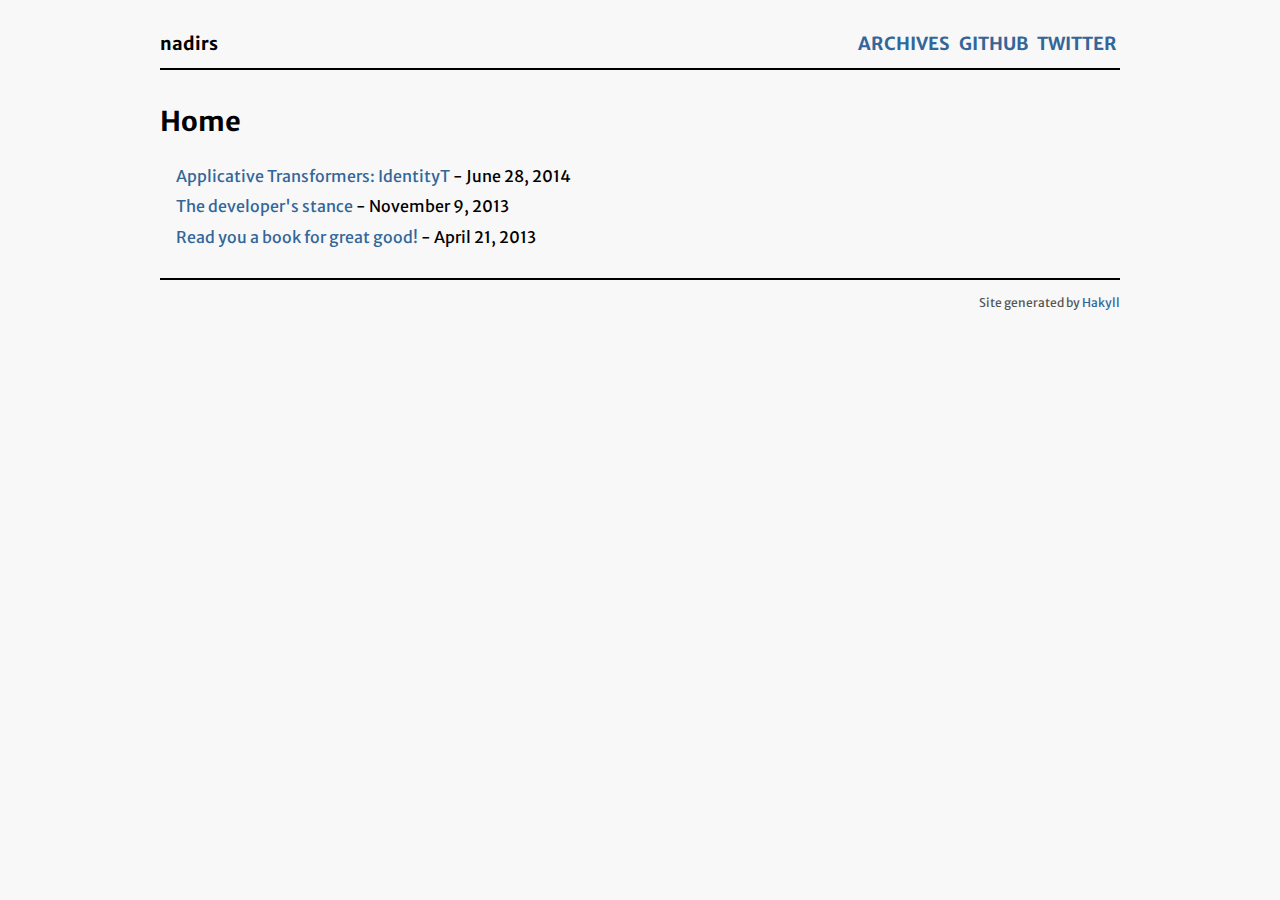
<file: index.html>
<?xml version="1.0" encoding="UTF-8" ?>
<!DOCTYPE html PUBLIC "-//W3C//DTD XHTML 1.0 Strict//EN" "http://www.w3.org/TR/xhtml1/DTD/xhtml1-strict.dtd">
<html xmlns="http://www.w3.org/1999/xhtml" xml:lang="en" lang="en">
    <head>
        <meta http-equiv="Content-Type" content="text/html; charset=UTF-8" />
        <meta name="viewport" content="width=device-width, initial-scale=1.0, maximum-scale=1.0, user-scalable=no" />
        <title>nadirs - Home</title>
        <link rel="alternate" type="application/atom+xml" href="./atom.xml">
        <link rel="stylesheet" type="text/css" href="./css/normalize.css" />
        <link rel="stylesheet" type="text/css" href="./css/default.css" />
        <link rel="stylesheet" type="text/css" href="./css/github.css" />
        <link rel="stylesheet" type="text/css" href="./css/syntax.css" />
        <link href="//fonts.googleapis.com/css?family=Merriweather+Sans:700,300,300italic" rel="stylesheet" type="text/css">
    </head>
    <body>
        <div id="header">
            <div id="logo">
                <a href="./">nadirs</a>
            </div>
            <div id="navigation">
                <a href="./archive.html">archives</a>
                <a href="https://github.com/nadirs">Github</a>
                <a href="https://twitter.com/nadirsampaoli">Twitter</a>
            </div>
        </div>

        <div id="content">
            <h1>Home</h1>

            <ul>
    
        <li>
            <a href="./posts/applicative-transformers.html">Applicative Transformers: IdentityT</a> - June 28, 2014
        </li>
    
        <li>
            <a href="./posts/the-developer-stance.html">The developer's stance</a> - November  9, 2013
        </li>
    
        <li>
            <a href="./posts/read-you-a-book-for-great-good.html">Read you a book for great good!</a> - April 21, 2013
        </li>
    
</ul>



        </div>
        <div id="footer">
            Site generated by
            <a href="http://jaspervdj.be/hakyll">Hakyll</a>
        </div>
    </body>
</html>
</file>
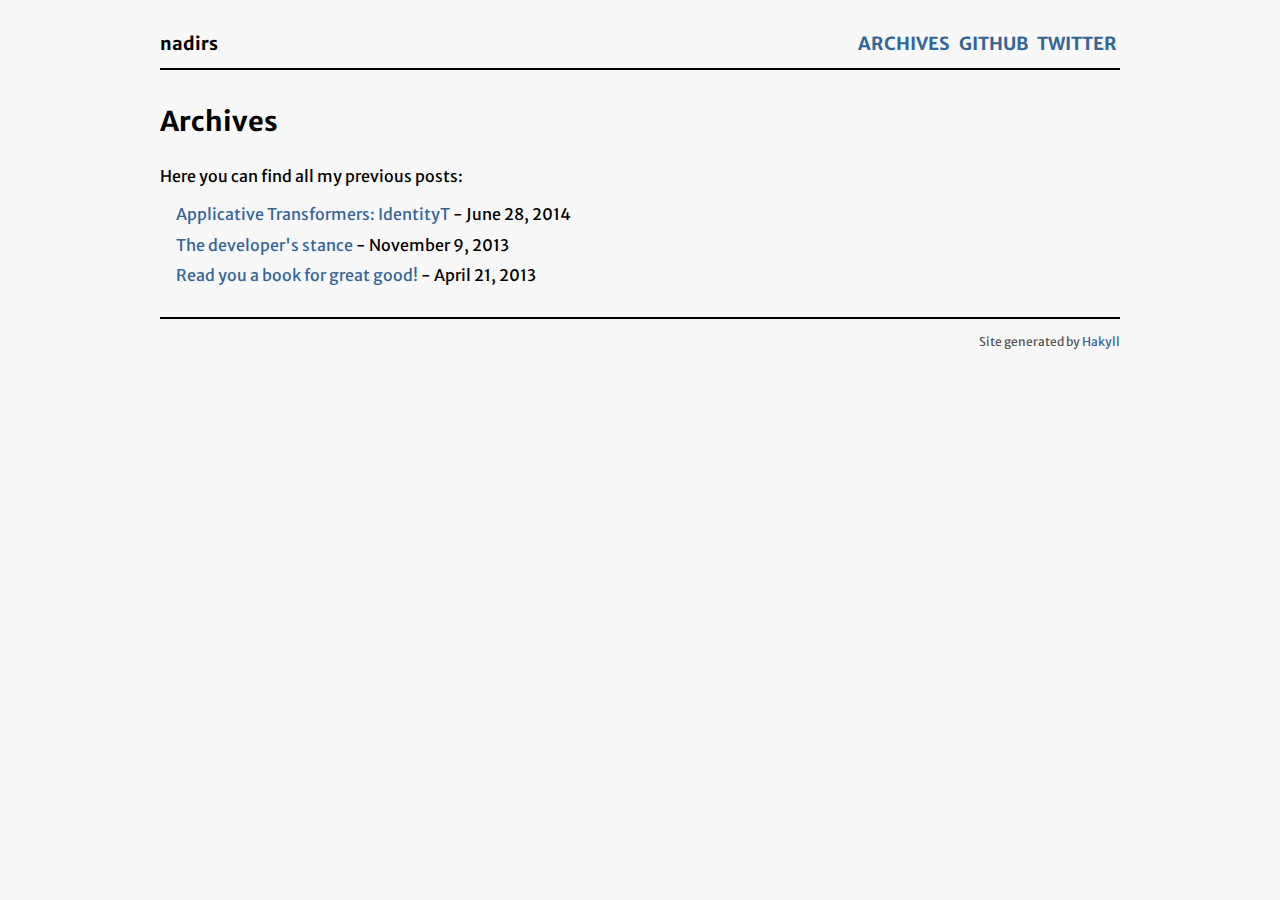
<file: archive.html>
<?xml version="1.0" encoding="UTF-8" ?>
<!DOCTYPE html PUBLIC "-//W3C//DTD XHTML 1.0 Strict//EN" "http://www.w3.org/TR/xhtml1/DTD/xhtml1-strict.dtd">
<html xmlns="http://www.w3.org/1999/xhtml" xml:lang="en" lang="en">
    <head>
        <meta http-equiv="Content-Type" content="text/html; charset=UTF-8" />
        <meta name="viewport" content="width=device-width, initial-scale=1.0, maximum-scale=1.0, user-scalable=no" />
        <title>nadirs - Archives</title>
        <link rel="alternate" type="application/atom+xml" href="./atom.xml">
        <link rel="stylesheet" type="text/css" href="./css/normalize.css" />
        <link rel="stylesheet" type="text/css" href="./css/default.css" />
        <link rel="stylesheet" type="text/css" href="./css/github.css" />
        <link rel="stylesheet" type="text/css" href="./css/syntax.css" />
        <link href="//fonts.googleapis.com/css?family=Merriweather+Sans:700,300,300italic" rel="stylesheet" type="text/css">
    </head>
    <body>
        <div id="header">
            <div id="logo">
                <a href="./">nadirs</a>
            </div>
            <div id="navigation">
                <a href="./archive.html">archives</a>
                <a href="https://github.com/nadirs">Github</a>
                <a href="https://twitter.com/nadirsampaoli">Twitter</a>
            </div>
        </div>

        <div id="content">
            <h1>Archives</h1>

            Here you can find all my previous posts:
<ul>
    
        <li>
            <a href="./posts/applicative-transformers.html">Applicative Transformers: IdentityT</a> - June 28, 2014
        </li>
    
        <li>
            <a href="./posts/the-developer-stance.html">The developer's stance</a> - November  9, 2013
        </li>
    
        <li>
            <a href="./posts/read-you-a-book-for-great-good.html">Read you a book for great good!</a> - April 21, 2013
        </li>
    
</ul>


        </div>
        <div id="footer">
            Site generated by
            <a href="http://jaspervdj.be/hakyll">Hakyll</a>
        </div>
    </body>
</html>
</file>
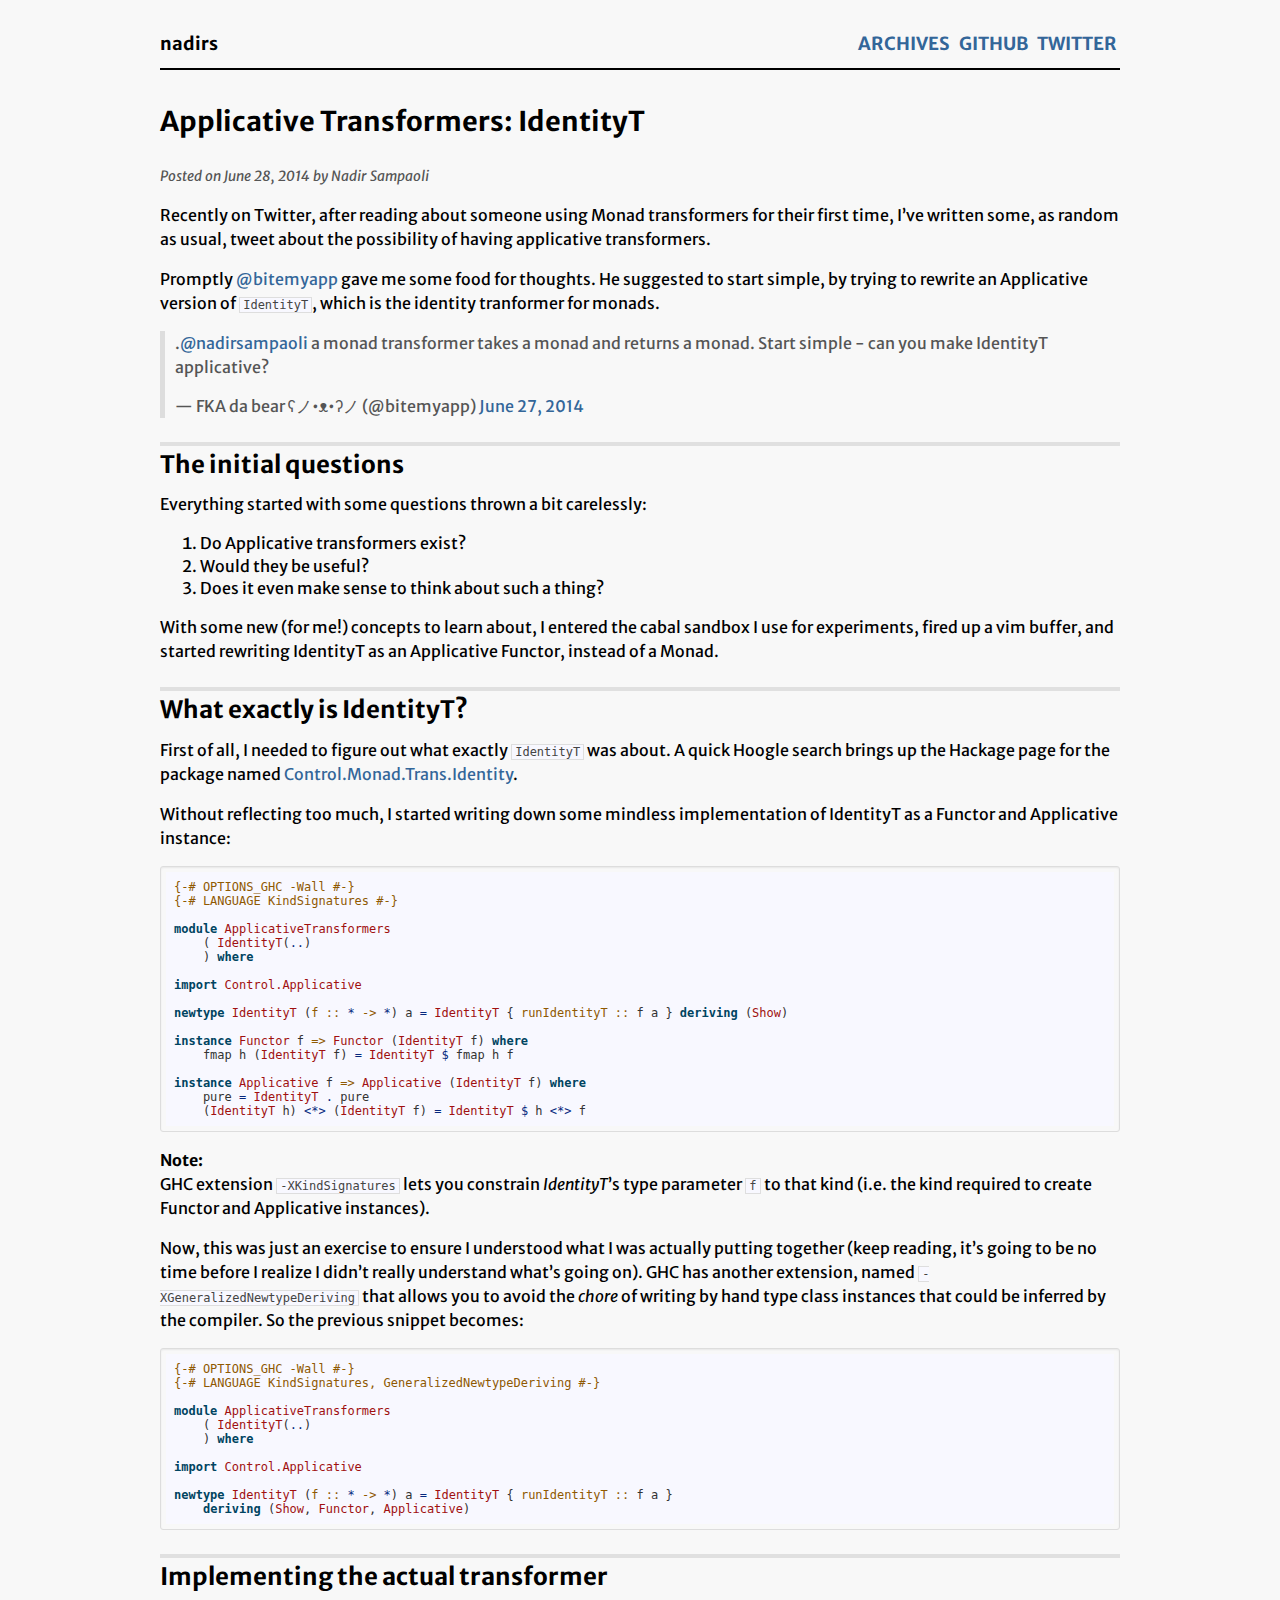
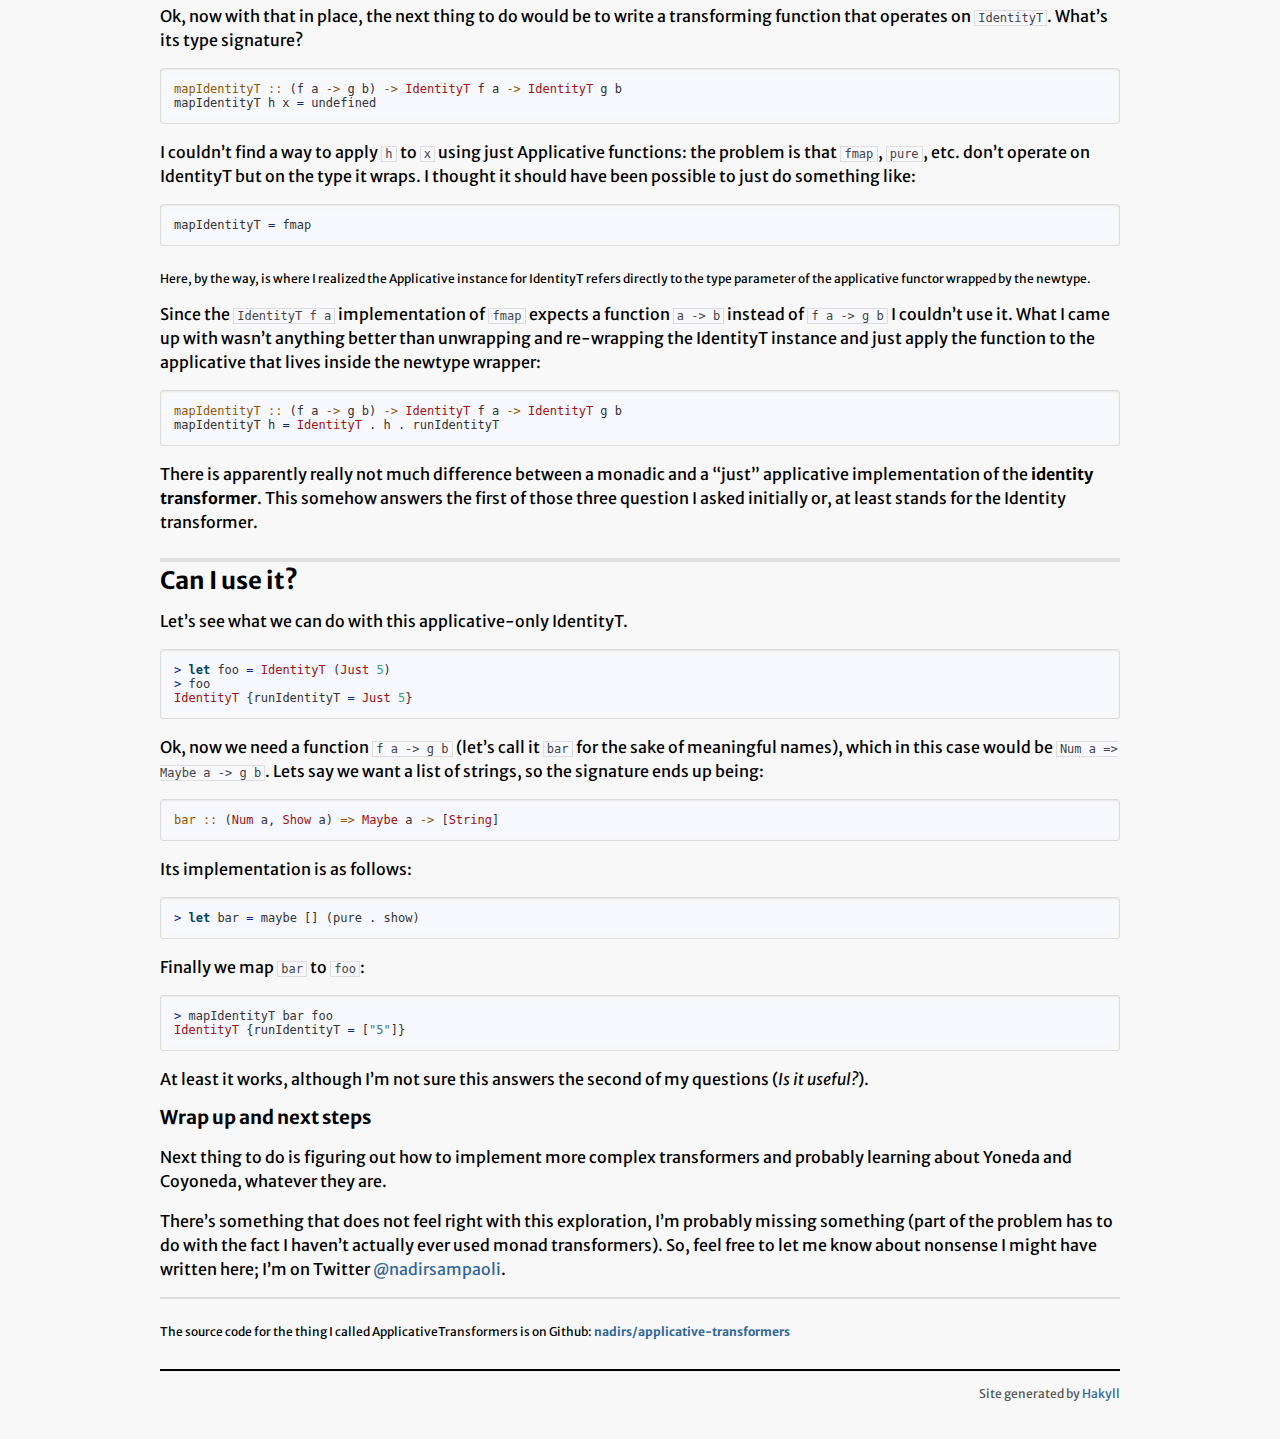
<file: posts/applicative-transformers.html>
<?xml version="1.0" encoding="UTF-8" ?>
<!DOCTYPE html PUBLIC "-//W3C//DTD XHTML 1.0 Strict//EN" "http://www.w3.org/TR/xhtml1/DTD/xhtml1-strict.dtd">
<html xmlns="http://www.w3.org/1999/xhtml" xml:lang="en" lang="en">
    <head>
        <meta http-equiv="Content-Type" content="text/html; charset=UTF-8" />
        <meta name="viewport" content="width=device-width, initial-scale=1.0, maximum-scale=1.0, user-scalable=no" />
        <title>nadirs - Applicative Transformers: IdentityT</title>
        <link rel="alternate" type="application/atom+xml" href="../atom.xml">
        <link rel="stylesheet" type="text/css" href="../css/normalize.css" />
        <link rel="stylesheet" type="text/css" href="../css/default.css" />
        <link rel="stylesheet" type="text/css" href="../css/github.css" />
        <link rel="stylesheet" type="text/css" href="../css/syntax.css" />
        <link href="//fonts.googleapis.com/css?family=Merriweather+Sans:700,300,300italic" rel="stylesheet" type="text/css">
    </head>
    <body>
        <div id="header">
            <div id="logo">
                <a href="../">nadirs</a>
            </div>
            <div id="navigation">
                <a href="../archive.html">archives</a>
                <a href="https://github.com/nadirs">Github</a>
                <a href="https://twitter.com/nadirsampaoli">Twitter</a>
            </div>
        </div>

        <div id="content">
            <h1>Applicative Transformers: IdentityT</h1>

            <div class="info">
    Posted on June 28, 2014
    by Nadir Sampaoli
</div>

<p>Recently on Twitter, after reading about someone using Monad transformers for their first time, I’ve written some, as random as usual, tweet about the possibility of having applicative transformers.</p>
<p>Promptly <a href="http://twitter.com/bitemyapp">@bitemyapp</a> gave me some food for thoughts. He suggested to start simple, by trying to rewrite an Applicative version of <code>IdentityT</code>, which is the identity tranformer for monads.</p>
<blockquote class="twitter-tweet" lang="en"><p>
.<a href="https://twitter.com/nadirsampaoli"><span class="citation">@nadirsampaoli</span></a> a monad transformer takes a monad and returns a monad. Start simple - can you make IdentityT applicative?
</p>
— FKA da bear ʕノ•ᴥ•ʔノ (<span class="citation">@bitemyapp</span>) <a href="https://twitter.com/bitemyapp/statuses/482643698727915520">June 27, 2014</a>
</blockquote>
<script async src="https://platform.twitter.com/widgets.js" charset="utf-8"></script>

<h2 id="the-initial-questions">The initial questions</h2>
<p>Everything started with some questions thrown a bit carelessly:</p>
<ol style="list-style-type: decimal">
<li>Do Applicative transformers exist?</li>
<li>Would they be useful?</li>
<li>Does it even make sense to think about such a thing?</li>
</ol>
<p>With some new (for me!) concepts to learn about, I entered the cabal sandbox I use for experiments, fired up a vim buffer, and started rewriting IdentityT as an Applicative Functor, instead of a Monad.</p>
<h2 id="what-exactly-is-identityt">What exactly is IdentityT?</h2>
<p>First of all, I needed to figure out what exactly <code>IdentityT</code> was about. A quick Hoogle search brings up the Hackage page for the package named <a href="http://hackage.haskell.org/package/transformers-0.4.1.0/docs/Control-Monad-Trans-Identity.html#t:IdentityT">Control.Monad.Trans.Identity</a>.</p>
<p>Without reflecting too much, I started writing down some mindless implementation of IdentityT as a Functor and Applicative instance:</p>
<pre class="sourceCode haskell"><code class="sourceCode haskell"><span class="ot">{-# OPTIONS_GHC -Wall #-}</span>
<span class="ot">{-# LANGUAGE KindSignatures #-}</span>

<span class="kw">module</span> <span class="dt">ApplicativeTransformers</span>
    ( <span class="dt">IdentityT</span>(<span class="fu">..</span>)
    ) <span class="kw">where</span>

<span class="kw">import </span><span class="dt">Control.Applicative</span>

<span class="kw">newtype</span> <span class="dt">IdentityT</span> (<span class="ot">f ::</span> <span class="fu">*</span> <span class="ot">-&gt;</span> <span class="fu">*</span>) a <span class="fu">=</span> <span class="dt">IdentityT</span> {<span class="ot"> runIdentityT ::</span> f a } <span class="kw">deriving</span> (<span class="dt">Show</span>)

<span class="kw">instance</span> <span class="dt">Functor</span> f <span class="ot">=&gt;</span> <span class="dt">Functor</span> (<span class="dt">IdentityT</span> f) <span class="kw">where</span>
    fmap h (<span class="dt">IdentityT</span> f) <span class="fu">=</span> <span class="dt">IdentityT</span> <span class="fu">$</span> fmap h f

<span class="kw">instance</span> <span class="dt">Applicative</span> f <span class="ot">=&gt;</span> <span class="dt">Applicative</span> (<span class="dt">IdentityT</span> f) <span class="kw">where</span>
    pure <span class="fu">=</span> <span class="dt">IdentityT</span> <span class="fu">.</span> pure
    (<span class="dt">IdentityT</span> h) <span class="fu">&lt;*&gt;</span> (<span class="dt">IdentityT</span> f) <span class="fu">=</span> <span class="dt">IdentityT</span> <span class="fu">$</span> h <span class="fu">&lt;*&gt;</span> f</code></pre>
<p><strong>Note:</strong><br />GHC extension <code>-XKindSignatures</code> lets you constrain <em>IdentityT</em>’s type parameter <code>f</code> to that kind (i.e. the kind required to create Functor and Applicative instances).</p>
<p>Now, this was just an exercise to ensure I understood what I was actually putting together (keep reading, it’s going to be no time before I realize I didn’t really understand what’s going on). GHC has another extension, named <code>-XGeneralizedNewtypeDeriving</code> that allows you to avoid the <em>chore</em> of writing by hand type class instances that could be inferred by the compiler. So the previous snippet becomes:</p>
<pre class="sourceCode haskell"><code class="sourceCode haskell"><span class="ot">{-# OPTIONS_GHC -Wall #-}</span>
<span class="ot">{-# LANGUAGE KindSignatures, GeneralizedNewtypeDeriving #-}</span>

<span class="kw">module</span> <span class="dt">ApplicativeTransformers</span>
    ( <span class="dt">IdentityT</span>(<span class="fu">..</span>)
    ) <span class="kw">where</span>

<span class="kw">import </span><span class="dt">Control.Applicative</span>

<span class="kw">newtype</span> <span class="dt">IdentityT</span> (<span class="ot">f ::</span> <span class="fu">*</span> <span class="ot">-&gt;</span> <span class="fu">*</span>) a <span class="fu">=</span> <span class="dt">IdentityT</span> {<span class="ot"> runIdentityT ::</span> f a }
    <span class="kw">deriving</span> (<span class="dt">Show</span>, <span class="dt">Functor</span>, <span class="dt">Applicative</span>)</code></pre>
<h2 id="implementing-the-actual-transformer">Implementing the actual transformer</h2>
<p>Ok, now with that in place, the next thing to do would be to write a transforming function that operates on <code>IdentityT</code>. What’s its type signature?</p>
<pre class="sourceCode haskell"><code class="sourceCode haskell"><span class="ot">mapIdentityT ::</span> (f a <span class="ot">-&gt;</span> g b) <span class="ot">-&gt;</span> <span class="dt">IdentityT</span> f a <span class="ot">-&gt;</span> <span class="dt">IdentityT</span> g b
mapIdentityT h x <span class="fu">=</span> undefined</code></pre>
<p>I couldn’t find a way to apply <code>h</code> to <code>x</code> using just Applicative functions: the problem is that <code>fmap</code>, <code>pure</code>, etc. don’t operate on IdentityT but on the type it wraps. I thought it should have been possible to just do something like:</p>
<pre class="sourceCode haskell"><code class="sourceCode haskell">mapIdentityT <span class="fu">=</span> fmap</code></pre>
<p><sub> Here, by the way, is where I realized the Applicative instance for IdentityT refers directly to the type parameter of the applicative functor wrapped by the newtype. </sub></p>
<p>Since the <code>IdentityT f a</code> implementation of <code>fmap</code> expects a function <code>a -&gt; b</code> instead of <code>f a -&gt; g b</code> I couldn’t use it. What I came up with wasn’t anything better than unwrapping and re-wrapping the IdentityT instance and just apply the function to the applicative that lives inside the newtype wrapper:</p>
<pre class="sourceCode haskell"><code class="sourceCode haskell"><span class="ot">mapIdentityT ::</span> (f a <span class="ot">-&gt;</span> g b) <span class="ot">-&gt;</span> <span class="dt">IdentityT</span> f a <span class="ot">-&gt;</span> <span class="dt">IdentityT</span> g b
mapIdentityT h <span class="fu">=</span> <span class="dt">IdentityT</span> <span class="fu">.</span> h <span class="fu">.</span> runIdentityT</code></pre>
<p>There is apparently really not much difference between a monadic and a “just” applicative implementation of the <strong>identity transformer</strong>. This somehow answers the first of those three question I asked initially or, at least stands for the Identity transformer.</p>
<h2 id="can-i-use-it">Can I use it?</h2>
<p>Let’s see what we can do with this applicative-only IdentityT.</p>
<pre class="sourceCode haskell"><code class="sourceCode haskell"><span class="fu">&gt;</span> <span class="kw">let</span> foo <span class="fu">=</span> <span class="dt">IdentityT</span> (<span class="dt">Just</span> <span class="dv">5</span>)
<span class="fu">&gt;</span> foo
<span class="dt">IdentityT</span> {runIdentityT <span class="fu">=</span> <span class="dt">Just</span> <span class="dv">5</span>}</code></pre>
<p>Ok, now we need a function <code>f a -&gt; g b</code> (let’s call it <code>bar</code> for the sake of meaningful names), which in this case would be <code>Num a =&gt; Maybe a -&gt; g b</code>. Lets say we want a list of strings, so the signature ends up being:</p>
<pre class="sourceCode haskell"><code class="sourceCode haskell"><span class="ot">bar ::</span> (<span class="dt">Num</span> a, <span class="dt">Show</span> a) <span class="ot">=&gt;</span> <span class="dt">Maybe</span> a <span class="ot">-&gt;</span> [<span class="dt">String</span>]</code></pre>
<p>Its implementation is as follows:</p>
<pre class="sourceCode haskell"><code class="sourceCode haskell"><span class="fu">&gt;</span> <span class="kw">let</span> bar <span class="fu">=</span> maybe [] (pure <span class="fu">.</span> show)</code></pre>
<p>Finally we map <code>bar</code> to <code>foo</code>:</p>
<pre class="sourceCode haskell"><code class="sourceCode haskell"><span class="fu">&gt;</span> mapIdentityT bar foo
<span class="dt">IdentityT</span> {runIdentityT <span class="fu">=</span> [<span class="st">&quot;5&quot;</span>]}</code></pre>
<p>At least it works, although I’m not sure this answers the second of my questions (<em>Is it useful?</em>).</p>
<h3 id="wrap-up-and-next-steps">Wrap up and next steps</h3>
<p>Next thing to do is figuring out how to implement more complex transformers and probably learning about Yoneda and Coyoneda, whatever they are.</p>
<p>There’s something that does not feel right with this exploration, I’m probably missing something (part of the problem has to do with the fact I haven’t actually ever used monad transformers). So, feel free to let me know about nonsense I might have written here; I’m on Twitter <a href="https://twitter.com/nadirsampaoli">@nadirsampaoli</a>.</p>
<hr />
<p><sub> The source code for the thing I called ApplicativeTransformers is on Github: <a href="https://github.com/nadirs/applicative-transformers/"><strong>nadirs/applicative-transformers</strong></a> </sub></p>

        </div>
        <div id="footer">
            Site generated by
            <a href="http://jaspervdj.be/hakyll">Hakyll</a>
        </div>
    </body>
</html>
</file>
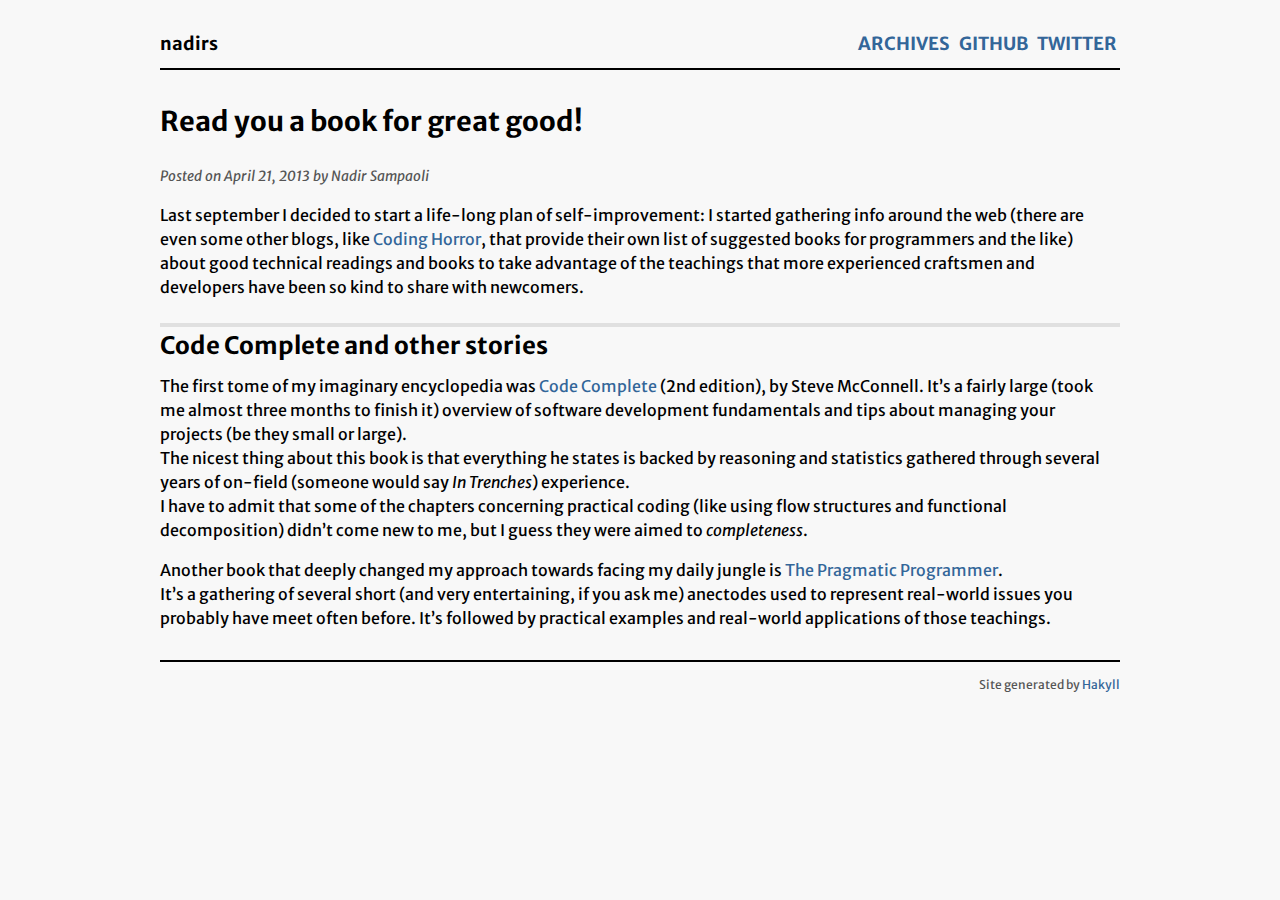
<file: posts/read-you-a-book-for-great-good.html>
<?xml version="1.0" encoding="UTF-8" ?>
<!DOCTYPE html PUBLIC "-//W3C//DTD XHTML 1.0 Strict//EN" "http://www.w3.org/TR/xhtml1/DTD/xhtml1-strict.dtd">
<html xmlns="http://www.w3.org/1999/xhtml" xml:lang="en" lang="en">
    <head>
        <meta http-equiv="Content-Type" content="text/html; charset=UTF-8" />
        <meta name="viewport" content="width=device-width, initial-scale=1.0, maximum-scale=1.0, user-scalable=no" />
        <title>nadirs - Read you a book for great good!</title>
        <link rel="alternate" type="application/atom+xml" href="../atom.xml">
        <link rel="stylesheet" type="text/css" href="../css/normalize.css" />
        <link rel="stylesheet" type="text/css" href="../css/default.css" />
        <link rel="stylesheet" type="text/css" href="../css/github.css" />
        <link rel="stylesheet" type="text/css" href="../css/syntax.css" />
        <link href="//fonts.googleapis.com/css?family=Merriweather+Sans:700,300,300italic" rel="stylesheet" type="text/css">
    </head>
    <body>
        <div id="header">
            <div id="logo">
                <a href="../">nadirs</a>
            </div>
            <div id="navigation">
                <a href="../archive.html">archives</a>
                <a href="https://github.com/nadirs">Github</a>
                <a href="https://twitter.com/nadirsampaoli">Twitter</a>
            </div>
        </div>

        <div id="content">
            <h1>Read you a book for great good!</h1>

            <div class="info">
    Posted on April 21, 2013
    by Nadir Sampaoli
</div>

<p>Last september I decided to start a life-long plan of self-improvement: I started gathering info around the web (there are even some other blogs, like <a href="http://www.codinghorror.com">Coding Horror</a>, that provide their own list of suggested books for programmers and the like) about good technical readings and books to take advantage of the teachings that more experienced craftsmen and developers have been so kind to share with newcomers.</p>
<h2 id="code-complete-and-other-stories">Code Complete and other stories</h2>
<p>The first tome of my imaginary encyclopedia was <a href="http://cc2e.com/" title="Code Complete, 2nd Ed.">Code Complete</a> (2nd edition), by Steve McConnell. It’s a fairly large (took me almost three months to finish it) overview of software development fundamentals and tips about managing your projects (be they small or large).<br />The nicest thing about this book is that everything he states is backed by reasoning and statistics gathered through several years of on-field (someone would say <em>In Trenches</em>) experience.<br />I have to admit that some of the chapters concerning practical coding (like using flow structures and functional decomposition) didn’t come new to me, but I guess they were aimed to <em>completeness</em>.</p>
<p>Another book that deeply changed my approach towards facing my daily jungle is <a href="http://pragprog.com/the-pragmatic-programmer" title="The Pragmatic Programmer">The Pragmatic Programmer</a>.<br />It’s a gathering of several short (and very entertaining, if you ask me) anectodes used to represent real-world issues you probably have meet often before. It’s followed by practical examples and real-world applications of those teachings.</p>

        </div>
        <div id="footer">
            Site generated by
            <a href="http://jaspervdj.be/hakyll">Hakyll</a>
        </div>
    </body>
</html>
</file>
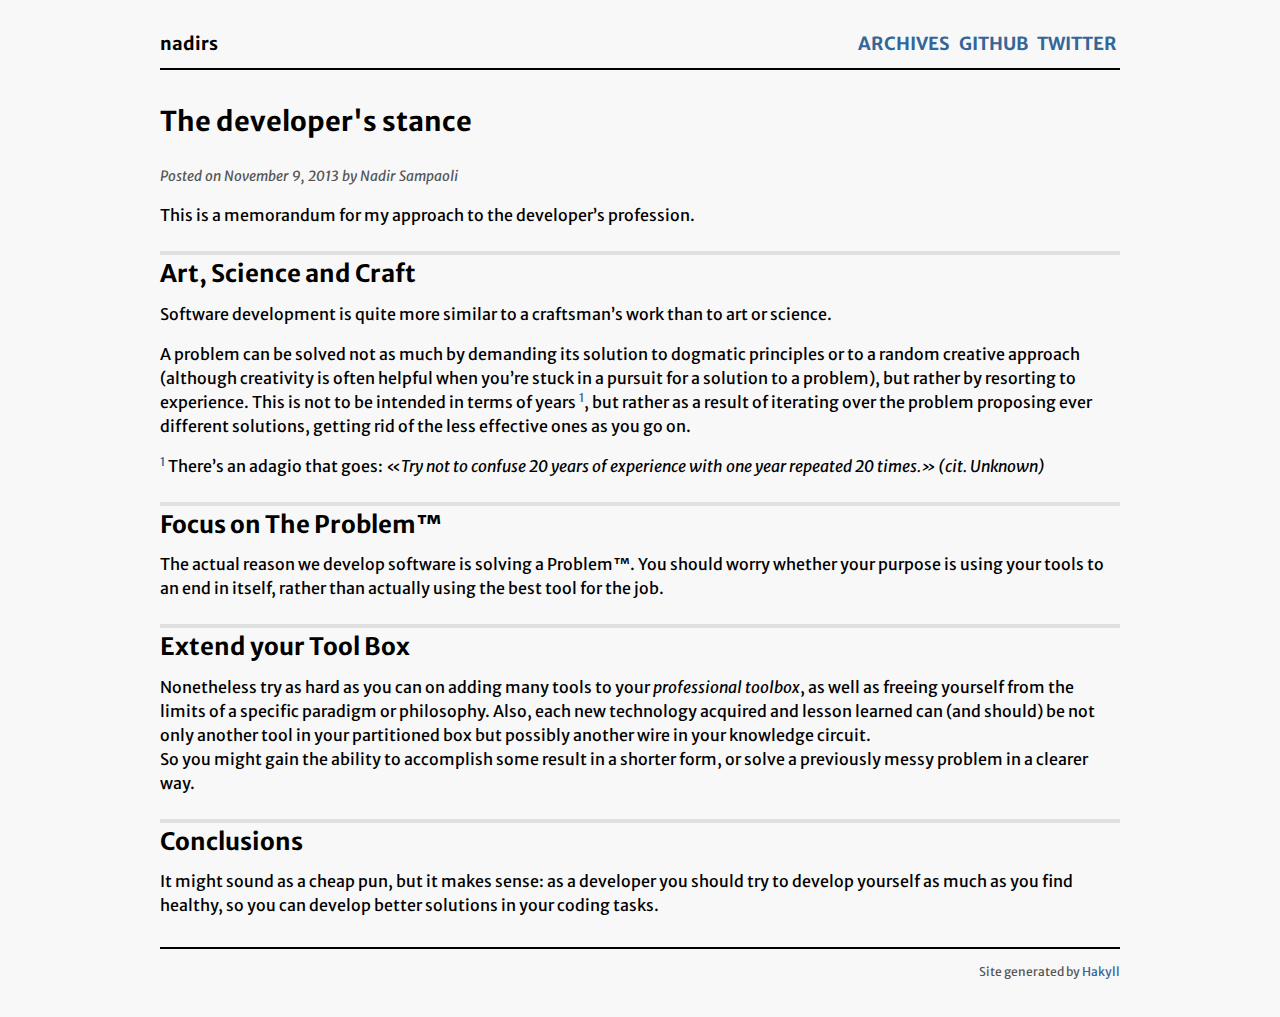
<file: posts/the-developer-stance.html>
<?xml version="1.0" encoding="UTF-8" ?>
<!DOCTYPE html PUBLIC "-//W3C//DTD XHTML 1.0 Strict//EN" "http://www.w3.org/TR/xhtml1/DTD/xhtml1-strict.dtd">
<html xmlns="http://www.w3.org/1999/xhtml" xml:lang="en" lang="en">
    <head>
        <meta http-equiv="Content-Type" content="text/html; charset=UTF-8" />
        <meta name="viewport" content="width=device-width, initial-scale=1.0, maximum-scale=1.0, user-scalable=no" />
        <title>nadirs - The developer's stance</title>
        <link rel="alternate" type="application/atom+xml" href="../atom.xml">
        <link rel="stylesheet" type="text/css" href="../css/normalize.css" />
        <link rel="stylesheet" type="text/css" href="../css/default.css" />
        <link rel="stylesheet" type="text/css" href="../css/github.css" />
        <link rel="stylesheet" type="text/css" href="../css/syntax.css" />
        <link href="//fonts.googleapis.com/css?family=Merriweather+Sans:700,300,300italic" rel="stylesheet" type="text/css">
    </head>
    <body>
        <div id="header">
            <div id="logo">
                <a href="../">nadirs</a>
            </div>
            <div id="navigation">
                <a href="../archive.html">archives</a>
                <a href="https://github.com/nadirs">Github</a>
                <a href="https://twitter.com/nadirsampaoli">Twitter</a>
            </div>
        </div>

        <div id="content">
            <h1>The developer's stance</h1>

            <div class="info">
    Posted on November  9, 2013
    by Nadir Sampaoli
</div>

<p>This is a memorandum for my approach to the developer’s profession.</p>
<h2 id="art-science-and-craft">Art, Science and Craft</h2>
<p>Software development is quite more similar to a craftsman’s work than to art or science.</p>
<p>A problem can be solved not as much by demanding its solution to dogmatic principles or to a random creative approach (although creativity is often helpful when you’re stuck in a pursuit for a solution to a problem), but rather by resorting to experience. This is not to be intended in terms of years <sup id="orignote1"><a href="#footnote1">1</a></sup>, but rather as a result of iterating over the problem proposing ever different solutions, getting rid of the less effective ones as you go on.</p>
<p><sup id="footnote1"><a href="#orignote1">1</a></sup> There’s an adagio that goes: «<em>Try not to confuse 20 years of experience with one year repeated 20 times.» (cit. Unknown)</em></p>
<h2 id="focus-on-the-problem">Focus on The Problem™</h2>
<p>The actual reason we develop software is solving a Problem™. You should worry whether your purpose is using your tools to an end in itself, rather than actually using the best tool for the job.</p>
<h2 id="extend-your-tool-box">Extend your Tool Box</h2>
<p>Nonetheless try as hard as you can on adding many tools to your <em>professional toolbox</em>, as well as freeing yourself from the limits of a specific paradigm or philosophy. Also, each new technology acquired and lesson learned can (and should) be not only another tool in your partitioned box but possibly another wire in your knowledge circuit.<br />So you might gain the ability to accomplish some result in a shorter form, or solve a previously messy problem in a clearer way.</p>
<h2 id="conclusions">Conclusions</h2>
<p>It might sound as a cheap pun, but it makes sense: as a developer you should try to develop yourself as much as you find healthy, so you can develop better solutions in your coding tasks.</p>

        </div>
        <div id="footer">
            Site generated by
            <a href="http://jaspervdj.be/hakyll">Hakyll</a>
        </div>
    </body>
</html>
</file>
<file: css/default.css>
body{-webkit-animation-delay:0.1s;-webkit-animation-name:fontfix;-webkit-animation-duration:0.1s;-webkit-animation-iteration-count:1;-webkit-animation-timing-function:linear}@-webkit-keyframes fontfix{from{opacity:1}to{opacity:1}}body{color:black;font-size:16px;margin:0px auto 0px auto;max-width:960px}div#header{border-bottom:2px solid black;margin-bottom:30px;padding:12px 0px 12px 0px;overflow:hidden}div#logo a{color:black;float:left;font-size:18px;font-weight:bold;text-decoration:none}div#header #navigation{float:right}div#header #navigation a{color:#369;font-size:18px;font-weight:bold;margin-left:12px;text-decoration:none;text-transform:uppercase}div#header #navigation a:active, div#header #navigation a:hover{color:#df3a32}div#footer{border-top:solid 2px black;color:#555;font-size:12px;margin-top:30px;padding:12px 0px 12px 0px;text-align:right}h1{font-size:24px}h2{font-size:20px}div.info{color:#555;font-size:14px;font-style:italic;margin-top:8px}
</file>
<file: css/github.css>
*{margin:0;padding:0}body{font:1rem "Merriweather Sans",helvetica,arial,freesans,clean,sans-serif;color:black;line-height:1.4rem;background-color:#F8F8F8;padding:0.7rem}p{margin:1rem 0;line-height:1.5rem}table{font-size:inherit;font:100%;margin:1rem}table th{border-bottom:1px solid #bbb;padding:.2rem 1rem}table td{border-bottom:1px solid #ddd;padding:.2rem 1rem}input[type=text],input[type=password],input[type=image],textarea{font:99% helvetica,arial,freesans,sans-serif}select,option{padding:0 .25rem}optgroup{margin-top:.5rem}pre,code{font:12px consolas, Monaco,"DejaVu Sans Mono","Bitstream Vera Sans Mono","Courier New",monospace}pre{margin:1rem 0;font-size:1rem;border:1px solid #ddd;padding:5px;line-height:1.5rem;color:#444;overflow:auto;-webkit-box-shadow:rgba(0,0,0,0.07) 0 1px 2px inset;-webkit-border-radius:3px;-moz-border-radius:3px;border-radius:3px}pre code{padding:0;font-size:12px;border:none}code{font-size:12px;background-color:#f8f8ff;color:#444;padding:0 .2rem;border:1px solid #dedede}img{border:0;max-width:100%}abbr{border-bottom:none}a{color:#369;text-decoration:none}a:hover{color:#df3a32;text-decoration:underline}a code,a:link code,a:visited code{color:#df3a32;font:inherit}a:hover code,a:active code{color:inherit;font:inherit}h2,h3{margin:1rem 0}h1,h2,h3,h4,h5,h6{border:0}h1{font-size:170%;padding:.5rem 0;margin-top:1.5rem;line-height:2.2rem}h1:first-child{margin-top:0;padding-top:.25rem}h2{font-size:150%;margin-top:1.5rem;border-top:4px solid #e0e0e0;padding-top:.5rem}h3{margin-top:1rem}hr{border:1px solid #ddd}ul{margin:1rem 0 1rem 1rem}ol{margin:1rem 0 1rem 1rem}ul li{margin-top:.5rem;margin-bottom:.5rem;list-style:none}ol{margin-left:2.5rem}ol li{list-style:inherit}ul ul,ul ol,ol ol,ol ul{margin-top:0;margin-bottom:0}blockquote{margin:1rem 0;border-left:5px solid #ddd;padding-left:.6rem;color:#555}dt{font-weight:bold;margin-left:1rem}dd{margin-left:2rem;margin-bottom:1rem}div#header #navigation a{display:block;margin:3px}@media screen and (min-width:768px){body{width:748px;margin:10px auto}div#header #navigation a{display:initial}}@media screen and (min-width:1024px){body{width:1004px;margin:10px auto}}pre code{display:block;padding:0.5rem;color:#333;background:#f8f8ff}pre .comment, pre .template_comment, pre .diff .header, pre .javadoc{color:#998;font-style:italic}pre .keyword, pre .css .rule .keyword, pre .winutils, pre .javascript .title, pre .nginx .title, pre .subst, pre .request, pre .status{color:#333;font-weight:bold}pre .number, pre .hexcolor, pre .ruby .constant{color:#099}pre .string, pre .tag .value, pre .phpdoc, pre .tex .formula{color:#d14}pre .title, pre .id, pre .coffeescript .params, pre .scss .preprocessor{color:#900;font-weight:bold}pre .javascript .title, pre .lisp .title, pre .clojure .title, pre .subst{font-weight:normal}pre .class .title, pre .haskell .type, pre .vhdl .literal, pre .tex .command{color:#458;font-weight:bold}pre .tag, pre .tag .title, pre .rules .property, pre .django .tag .keyword{color:#000080;font-weight:normal}pre .attribute, pre .variable, pre .lisp .body{color:#008080}pre .regexp{color:#009926}pre .class{color:#458;font-weight:bold}pre .symbol, pre .ruby .symbol .string, pre .lisp .keyword, pre .tex .special, pre .prompt{color:#990073}pre .built_in, pre .lisp .title, pre .clojure .built_in{color:#0086b3}pre .preprocessor, pre .pi, pre .doctype, pre .shebang, pre .cdata{color:#999;font-weight:bold}pre .deletion{background:#fdd}pre .addition{background:#dfd}pre .diff .change{background:#0086b3}pre .chunk{color:#aaa}
</file>
<file: css/syntax.css>
table.sourceCode, tr.sourceCode, td.lineNumbers, td.sourceCode, table.sourceCode pre{margin:0;padding:0;border:0;vertical-align:baseline;border:none}td.lineNumbers{border-right:1px solid #AAAAAA;text-align:right;color:#AAAAAA;padding-right:5px;padding-left:5px}td.sourceCode{padding-left:5px}.sourceCode span.kw{color:#004461;font-weight:bold}.sourceCode span.dt{color:#a01010}.sourceCode span.dv{color:#40a070}.sourceCode span.bn{color:#40a070}.sourceCode span.fl{color:#40a070}.sourceCode span.ch{color:#4070a0}.sourceCode span.st{color:#4070a0}.sourceCode span.co{color:#60a0b0;font-style:italic}.sourceCode span.ot{color:#8f5902}.sourceCode span.al{color:red;font-weight:bold}.sourceCode span.fu{color:#06287e}.sourceCode span.re{}.sourceCode span.er{color:red;font-weight:bold}
</file>
